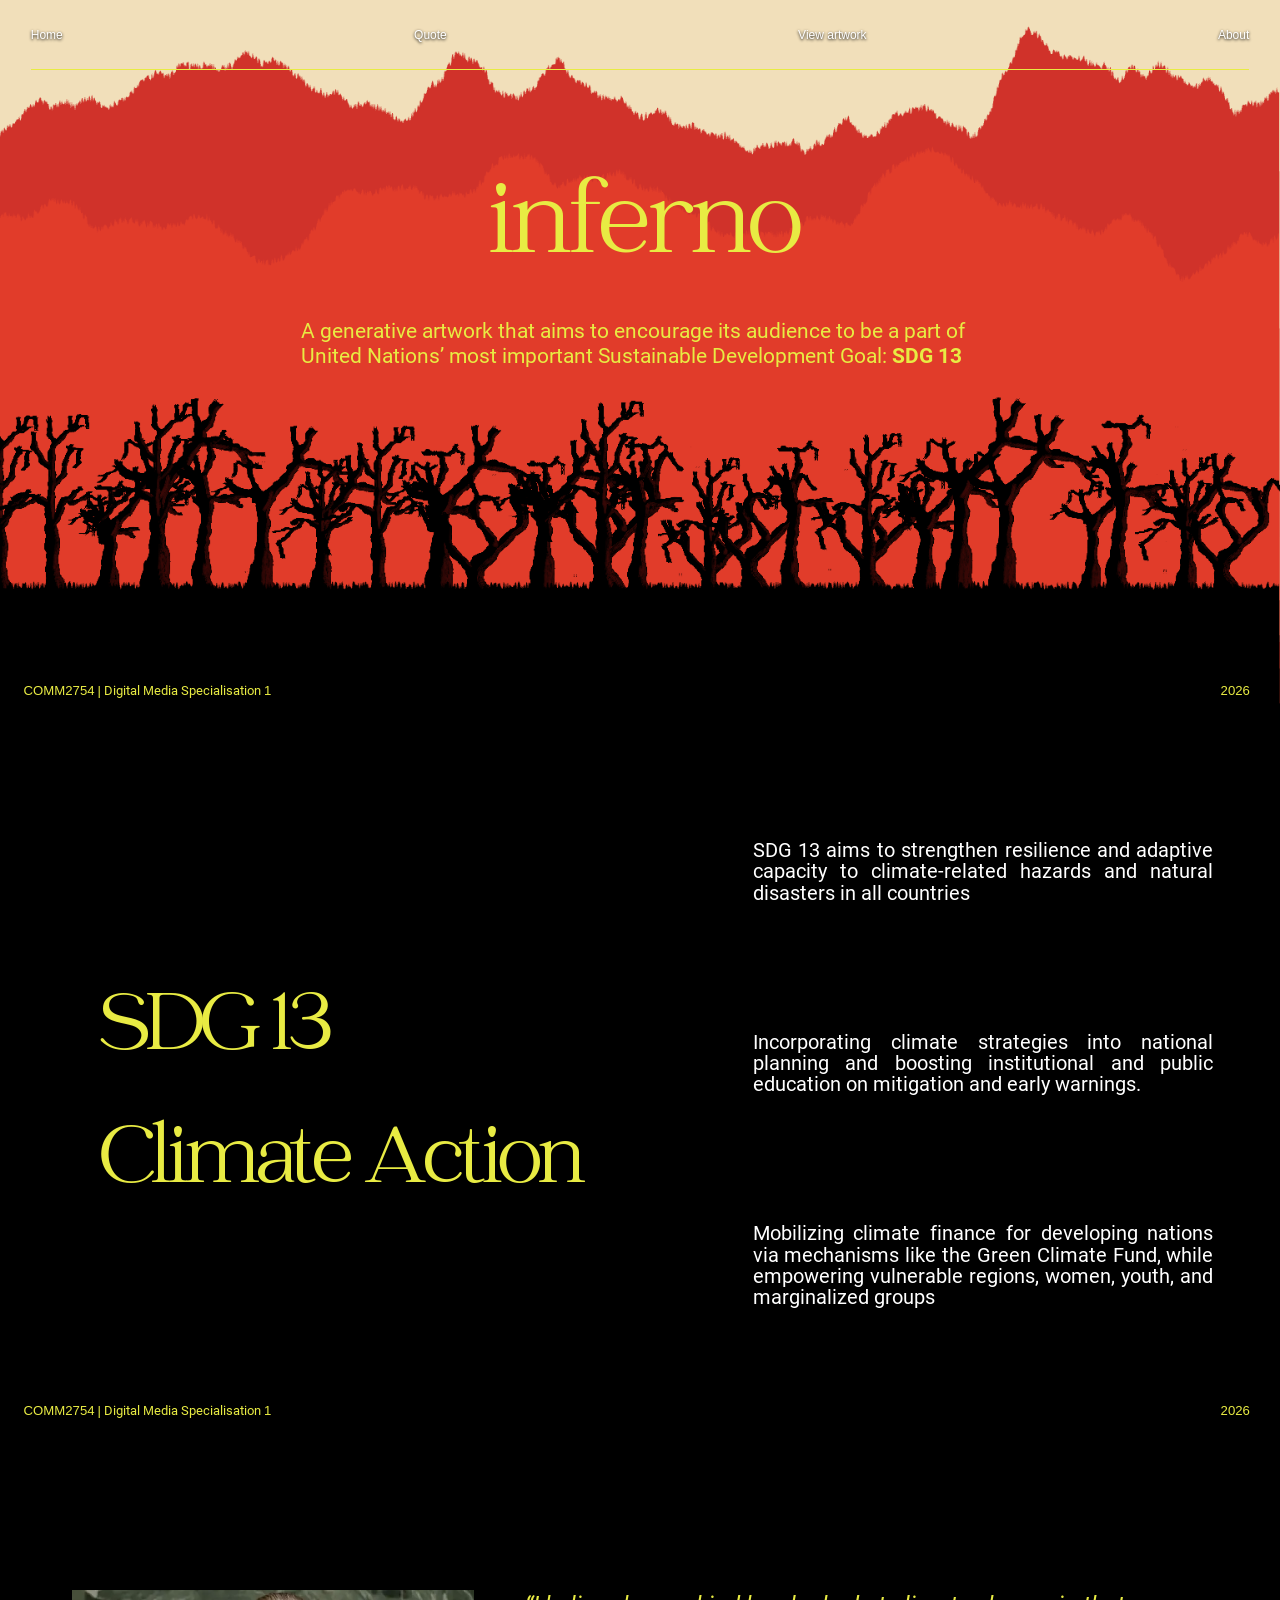
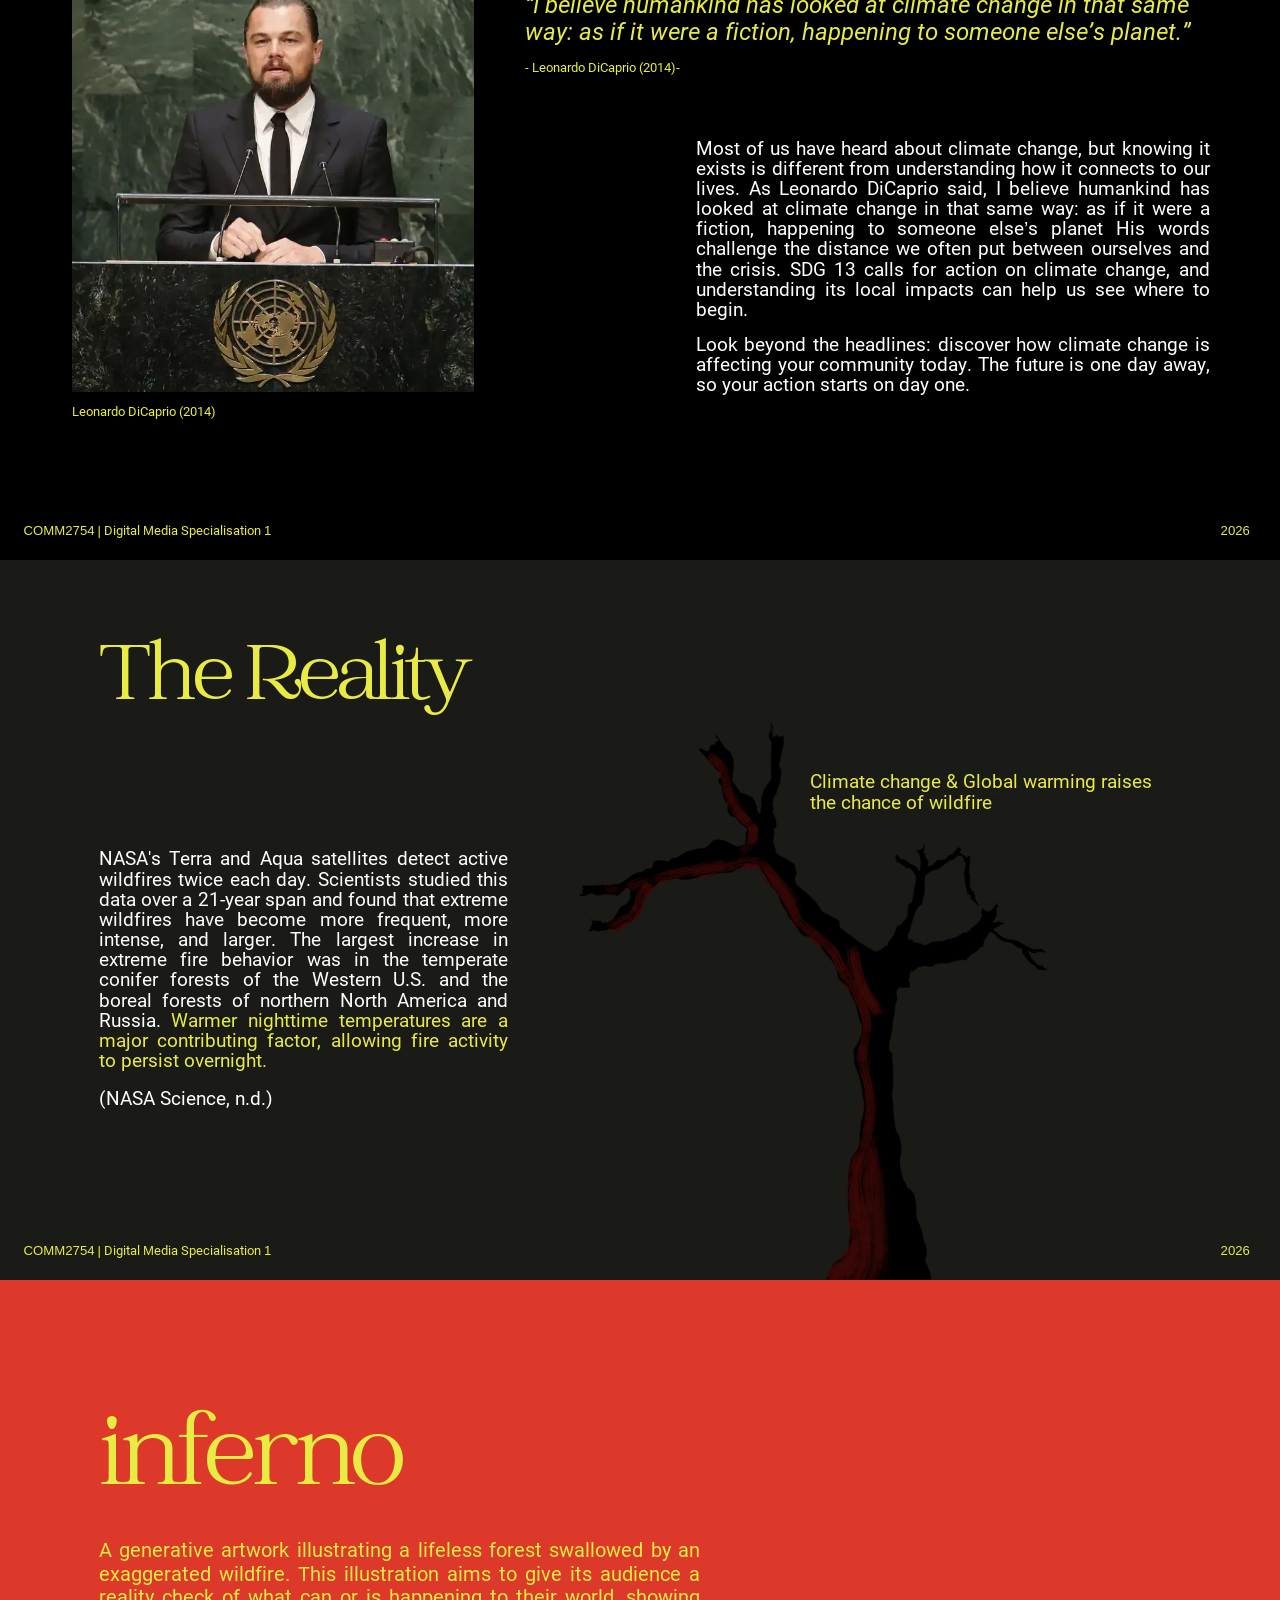
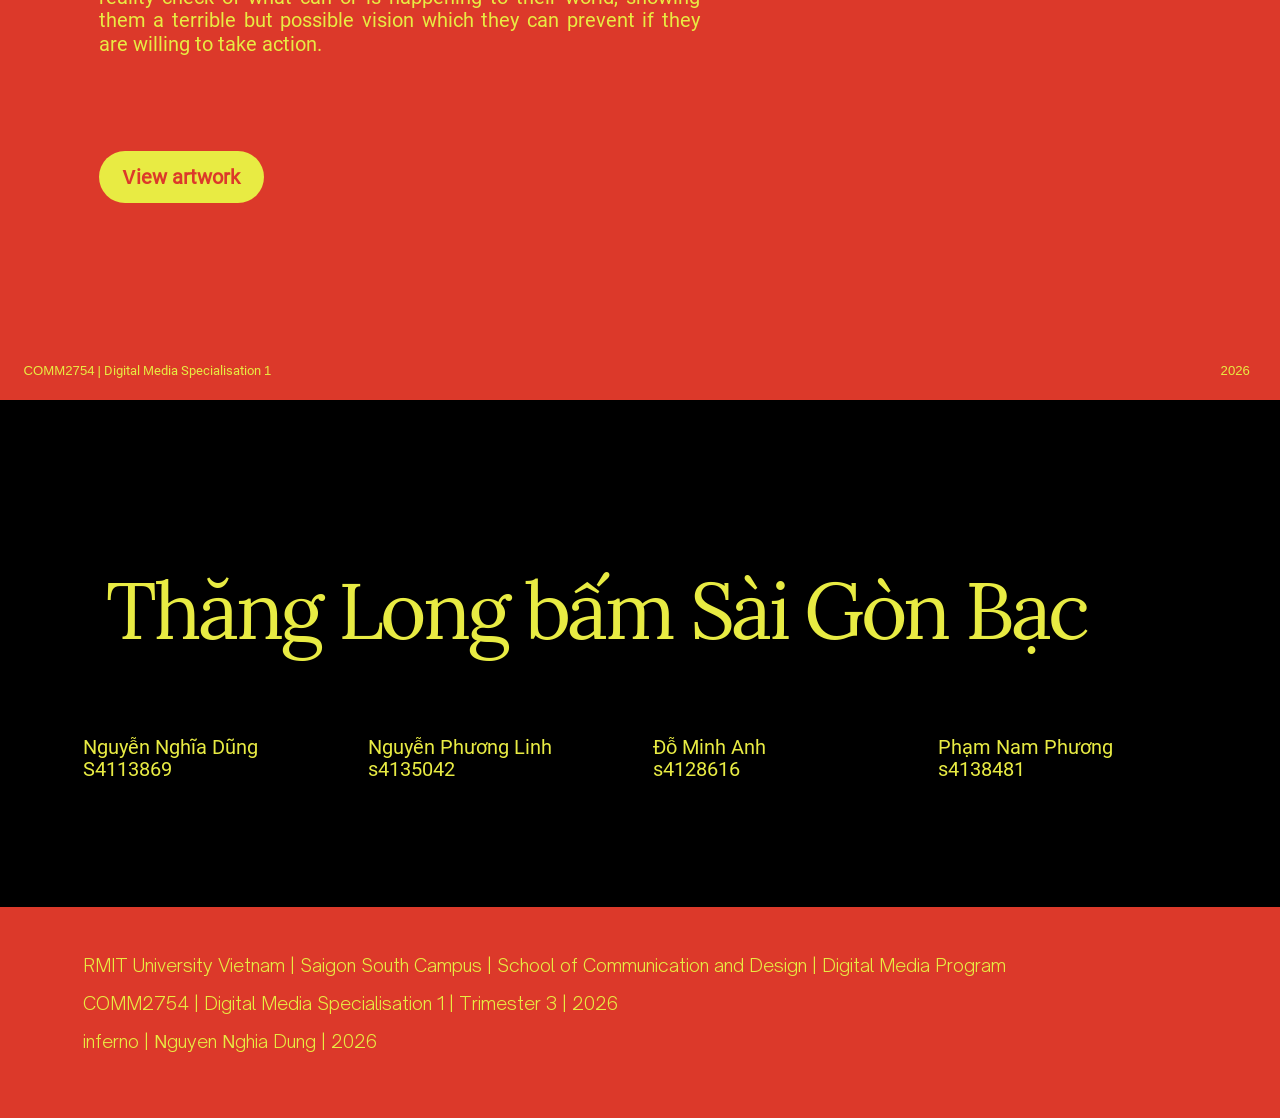
<file: index.html>
<!doctype html>
<html lang="en">
  <head>
    <meta charset="UTF-8" />
    <meta name="viewport" content="width=device-width, initial-scale=1.0" />
    <meta name="theme-color" content="#000000" />
    <meta name="description" content="Inferno: a generative artwork about SDG 13, climate action, and the reality of wildfire." />
    <title>inferno — SDG 13 Climate Action</title>
    <link rel="stylesheet" href="styles.css" />
  </head>
  <body>
    <header class="site-nav">
      <nav aria-label="Primary navigation">
        <a href="#home">Home</a>
        <a href="#quote">Quote</a>
        <a href="#artwork">View artwork</a>
        <a href="#about">About</a>
      </nav>
    </header>
    <main>
      <section class="panel hero" id="home" aria-labelledby="hero-title">
        <div class="hero-copy">
          <h1 id="hero-title">inferno</h1>
          <p>A generative artwork that aims to encourage its audience to be a part of<br class="desktop-break" /> United Nations’ most important Sustainable Development Goal: <strong>SDG 13</strong></p>
        </div>
        <div class="panel-meta"><span>COMM2754 | Digital Media Specialisation 1</span><span>2026</span></div>
      </section>

      <section class="panel climate" aria-labelledby="climate-title">
        <h2 id="climate-title">SDG 13<br />Climate Action</h2>
        <div class="climate-points">
          <p>SDG 13 aims to strengthen resilience and adaptive capacity to climate-related hazards and natural disasters in all countries</p>
          <p>Incorporating climate strategies into national planning and boosting institutional and public education on mitigation and early warnings.</p>
          <p>Mobilizing climate finance for developing nations via mechanisms like the Green Climate Fund, while empowering vulnerable regions, women, youth, and marginalized groups</p>
        </div>
        <div class="panel-meta"><span>COMM2754 | Digital Media Specialisation 1</span><span>2026</span></div>
      </section>

      <section class="panel voice" id="quote" aria-labelledby="voice-quote">
        <figure class="portrait">
          <img src="assets/leonardo-dicaprio.webp" alt="Leonardo DiCaprio speaking at the United Nations" />
          <figcaption>Leonardo DiCaprio (2014)</figcaption>
        </figure>
        <div class="voice-content">
          <blockquote id="voice-quote">“I believe humankind has looked at climate change in that same way: as if it were a fiction, happening to someone else’s planet.”</blockquote>
          <p class="attribution">- Leonardo DiCaprio (2014)-</p>
          <div class="voice-body">
            <p>Most of us have heard about climate change, but knowing it exists is different from understanding how it connects to our lives. As Leonardo DiCaprio said, I believe humankind has looked at climate change in that same way: as if it were a fiction, happening to someone else’s planet His words challenge the distance we often put between ourselves and the crisis. SDG 13 calls for action on climate change, and understanding its local impacts can help us see where to begin.</p>
            <p>Look beyond the headlines: discover how climate change is affecting your community today. The future is one day away, so your action starts on day one.</p>
          </div>
        </div>
        <div class="panel-meta"><span>COMM2754 | Digital Media Specialisation 1</span><span>2026</span></div>
      </section>

      <section class="panel reality" aria-labelledby="reality-title">
        <h2 id="reality-title">The Reality</h2>
        <div class="reality-copy">
          <p>NASA's Terra and Aqua satellites detect active wildfires twice each day. Scientists studied this data over a 21-year span and found that extreme wildfires have become more frequent, more intense, and larger. The largest increase in extreme fire behavior was in the temperate conifer forests of the Western U.S. and the boreal forests of northern North America and Russia. <span>Warmer nighttime temperatures are a major contributing factor, allowing fire activity to persist overnight.</span></p>
          <p>(NASA Science, n.d.)</p>
        </div>
        <img class="dead-tree" src="assets/tree02.png" alt="A scorched, leafless tree" />
        <p class="reality-callout">Climate change &amp; Global warming raises<br /> the chance of wildfire</p>
        <div class="panel-meta"><span>COMM2754 | Digital Media Specialisation 1</span><span>2026</span></div>
      </section>

      <section class="panel artwork" id="artwork" aria-labelledby="artwork-title">
        <h2 id="artwork-title">inferno</h2>
        <p>A generative artwork illustrating a lifeless forest swallowed by an exaggerated wildfire. This illustration aims to give its audience a reality check of what can or is happening to their world, showing them a terrible but possible vision which they can prevent if they are willing to take action.</p>
        <a class="artwork-button" href="artwork/index.html">View artwork</a>
        <div class="panel-meta"><span>COMM2754 | Digital Media Specialisation 1</span><span>2026</span></div>
      </section>

      <section class="team" id="about" aria-labelledby="team-title">
        <h2 id="team-title" lang="vi">Thăng Long bấm Sài Gòn Bạc</h2>
        <div class="team-members">
          <p>Nguyễn Nghĩa Dũng<br />S4113869</p>
          <p>Nguyễn Phương Linh<br />s4135042</p>
          <p>Đỗ Minh Anh<br />s4128616</p>
          <p>Phạm Nam Phương<br />s4138481</p>
        </div>
      </section>
    </main>

    <footer class="site-footer">
      <p>RMIT University Vietnam | Saigon South Campus | School of Communication and Design | Digital Media Program</p>
      <p>COMM2754 | Digital Media Specialisation 1 | Trimester 3 | 2026</p>
      <p>inferno | Nguyen Nghia Dung | 2026</p>
    </footer>
    <script>
      (() => {
        const root = document.documentElement;
        let hideTimer;
        const showScrollbar = () => {
          root.classList.add('is-scrolling');
          clearTimeout(hideTimer);
          hideTimer = setTimeout(() => root.classList.remove('is-scrolling'), 900);
        };
        window.addEventListener('scroll', showScrollbar, { passive: true });
        window.addEventListener('wheel', showScrollbar, { passive: true });
        window.addEventListener('touchmove', showScrollbar, { passive: true });
      })();
    </script>
  </body>
</html>
</file>
<file: styles.css>
@font-face{font-family:CatchyHero;src:url('assets/fonts/256.ttf') format('truetype');font-display:swap}
@font-face{font-family:CatchyClimate;src:url('assets/fonts/260.ttf') format('truetype');font-display:swap}
@font-face{font-family:CatchyReality;src:url('assets/fonts/267.ttf') format('truetype');font-display:swap}
@font-face{font-family:CatchyArtwork;src:url('assets/fonts/270.ttf') format('truetype');font-display:swap}
@font-face{font-family:LoraTeam;src:url('assets/fonts/273.ttf') format('truetype');font-display:swap}
@font-face{font-family:OpenSauceFooter;src:url('assets/fonts/275.ttf') format('truetype');font-display:swap}
@font-face{font-family:RobotoHero;src:url('assets/fonts/258.ttf') format('truetype');font-display:swap}
@font-face{font-family:RobotoHeroBold;src:url('assets/fonts/259.ttf') format('truetype');font-display:swap}
@font-face{font-family:RobotoClimate;src:url('assets/fonts/261.ttf') format('truetype');font-display:swap}
@font-face{font-family:RobotoVoice;src:url('assets/fonts/264.ttf') format('truetype');font-display:swap}
@font-face{font-family:RobotoVoiceItalic;src:url('assets/fonts/265.ttf') format('truetype');font-display:swap}
@font-face{font-family:RobotoReality;src:url('assets/fonts/268.ttf') format('truetype');font-display:swap}
@font-face{font-family:RobotoArtwork;src:url('assets/fonts/271.ttf') format('truetype');font-display:swap}
@font-face{font-family:RobotoTeam;src:url('assets/fonts/274.ttf') format('truetype');font-display:swap}

:root{--acid:#e8eb43;--fire:#dc392a;--black:#000;--charcoal:#1a1a16}
*{box-sizing:border-box}
html{scroll-behavior:smooth;scrollbar-width:thin;scrollbar-color:transparent transparent}
html.is-scrolling{scrollbar-color:var(--acid) transparent}
html::-webkit-scrollbar{width:8px}
html::-webkit-scrollbar-track{background:transparent}
html::-webkit-scrollbar-thumb{background:transparent;border-radius:8px}
html.is-scrolling::-webkit-scrollbar-thumb,html::-webkit-scrollbar-thumb:active{background:var(--acid)}
body{margin:0;background:var(--black);color:white}
.site-nav{position:fixed;top:0;left:2.4%;right:2.4%;z-index:20;background:transparent}
.site-nav nav{min-height:70px;display:flex;align-items:center;justify-content:space-between;gap:16px;border-bottom:1px solid var(--acid)}
.site-nav a{color:#fff;font:clamp(12px,.75vw,14px) Arial,sans-serif;text-decoration:none;text-shadow:0 1px 3px #000;white-space:nowrap}
.site-nav a:hover,.site-nav a:focus-visible{text-decoration:underline;text-underline-offset:.3em}
.site-nav a:focus-visible{outline:2px solid var(--acid);outline-offset:5px}
.panel,.team{scroll-margin-top:70px}
.panel{position:relative;width:100%;height:56.25vw;overflow:hidden}
h1,h2,p,blockquote,figure{margin:0}
.panel-meta{position:absolute;left:1.84%;right:2.35%;bottom:3.1%;display:flex;align-items:end;justify-content:space-between;color:var(--acid);font:1.03vw RobotoHero,Arial,sans-serif;z-index:4}
.hero{background:#e23929 url('assets/inferno-landscape.png') center top/100% 100% no-repeat;color:var(--acid)}
.hero-copy{position:absolute;left:23.5%;top:24.7%;width:53.5%}
.hero h1{text-align:center;font:8.5vw/.9 CatchyHero,Georgia,serif;font-weight:normal;letter-spacing:-.045em}
.hero p{margin-top:3.4vw;font:1.64vw/1.19 RobotoHero,Arial,sans-serif}
.hero strong{font-family:RobotoHeroBold,Arial,sans-serif;font-weight:700}
.climate{background:#000}
.climate h2{position:absolute;left:7.7%;top:33.8%;color:var(--acid);font:6.8vw/1.52 CatchyClimate,Georgia,serif;font-weight:normal;letter-spacing:-.055em}
.climate-points{position:absolute;left:58.8%;top:16.7%;width:36%;height:65%;display:flex;flex-direction:column;justify-content:space-between;font:1.55vw/1.07 RobotoClimate,Arial,sans-serif;text-align:justify}
.climate-points p:last-child{margin-bottom:0}
.voice{background:#000}
.portrait{position:absolute;left:5.65%;top:20.9%;width:31.4%}
.portrait img{display:block;width:100%;aspect-ratio:1/1;object-fit:cover;object-position:center}
.portrait figcaption{margin-top:.9vw;color:var(--acid);font:1vw RobotoVoice,Arial,sans-serif}
.voice-content{position:absolute;left:41%;top:21%;width:53.5%}
.voice blockquote{color:var(--acid);font:italic 1.9vw/1.12 RobotoVoiceItalic,Arial,sans-serif}
.attribution{margin-top:1.1vw;color:var(--acid);font:1vw RobotoVoice,Arial,sans-serif}
.voice-body{margin:5vw 0 0 25%;font:1.5vw/1.05 RobotoVoice,Arial,sans-serif;text-align:justify}
.voice-body p+p{margin-top:1.15vw}
.reality{background:var(--charcoal)}
.reality h2{position:absolute;left:7.7%;top:10.5%;color:var(--acid);font:6.75vw/1 CatchyReality,Georgia,serif;font-weight:normal;letter-spacing:-.05em}
.reality-copy{position:absolute;left:7.7%;top:40.2%;width:32%;font:1.5vw/1.05 RobotoReality,Arial,sans-serif;text-align:justify;z-index:2}
.reality-copy span{color:var(--acid)}
.reality-copy p+p{margin-top:1.4vw}
.dead-tree{position:absolute;left:29.2%;top:15.6%;width:68.3%;height:auto;transform:scaleX(-1);z-index:1}
.reality-callout{position:absolute;left:63.3%;top:29.5%;color:var(--acid);font:1.5vw/1.05 RobotoReality,Arial,sans-serif;z-index:2}
.artwork{background:var(--fire);color:var(--acid)}
.artwork h2{position:absolute;left:7.7%;top:17.5%;font:8.4vw/1 CatchyArtwork,Georgia,serif;font-weight:normal;letter-spacing:-.05em}
.artwork>p{position:absolute;left:7.7%;top:36%;width:47%;font:1.56vw/1.17 RobotoArtwork,Arial,sans-serif;text-align:justify}
.artwork-button{position:absolute;left:7.7%;top:65.4%;min-width:12.9%;height:7.3%;padding:0 1.2vw;display:inline-flex;align-items:center;justify-content:center;border:0;border-radius:10vw;background:var(--acid);color:var(--fire);font:700 1.55vw RobotoArtwork,Arial,sans-serif;text-decoration:none}
.artwork-button:hover,.artwork-button:focus-visible{filter:brightness(1.08)}
.artwork-button:focus-visible{outline:2px solid #000;outline-offset:4px}
.team{position:relative;height:39.6vw;background:#000;color:var(--acid);overflow:hidden}
.team h2{position:absolute;left:8.3%;top:33.7%;font:6.2vw/1 LoraTeam,Georgia,serif;font-weight:normal;white-space:nowrap;letter-spacing:-.045em}
.team-members{position:absolute;left:6.5%;right:7%;top:66.3%;display:grid;grid-template-columns:repeat(4,1fr);gap:2.5vw;font:1.58vw/1.1 RobotoTeam,Arial,sans-serif}
.site-footer{min-height:16.5vw;padding:3.6vw 6.5%;background:var(--fire);color:var(--acid);font:1.42vw/1.4 OpenSauceFooter,Arial,sans-serif}
.site-footer p+p{margin-top:1vw}

@media(max-width:700px){
  .site-nav{left:4%;right:4%}
  .site-nav nav{min-height:52px;gap:2vw}
  .site-nav a{font-size:clamp(10px,2.6vw,13px)}
  .panel,.team{scroll-margin-top:52px}
  .panel{height:auto;min-height:100svh;overflow:hidden}
  .panel-meta{left:5%;right:5%;bottom:3%;font-size:2.8vw}
  .hero{min-height:100svh;background-size:auto 100%;background-position:center top}
  .hero-copy{left:8%;top:27%;width:84%;text-align:center}
  .hero h1{font-size:20vw}
  .hero p{margin-top:8vw;font-size:4vw;line-height:1.25;text-align:left}
  .desktop-break{display:none}
  .climate{padding:18vw 8% 22vw}
  .climate h2,.climate-points,.portrait,.voice-content,.reality h2,.reality-copy,.dead-tree,.reality-callout,.artwork h2,.artwork>p,.artwork-button{position:relative;left:auto;top:auto;width:auto;height:auto}
  .climate h2{font-size:15vw;line-height:1.15}
  .climate-points{margin-top:12vw;display:block;font-size:4.2vw;line-height:1.2}
  .climate-points p+p{margin-top:7vw}
  .voice{padding:15vw 8% 22vw}
  .portrait{width:72%}
  .portrait figcaption{font-size:3vw;margin-top:2vw}
  .voice-content{margin-top:9vw}
  .voice blockquote{font-size:5vw}
  .attribution{font-size:3vw;margin-top:3vw}
  .voice-body{margin:9vw 0 0;font-size:4vw;line-height:1.25}
  .voice-body p+p{margin-top:5vw}
  .reality{padding:13vw 8% 22vw;min-height:135svh}
  .reality h2{font-size:15vw}
  .reality-copy{margin-top:12vw;width:75%;font-size:4vw;line-height:1.2}
  .reality-copy p+p{margin-top:5vw}
  .dead-tree{position:absolute;left:24%;top:32%;width:110%;height:auto;opacity:.8}
  .reality-callout{margin-top:8vw;font-size:4vw;position:relative;z-index:3}
  .artwork{padding:17vw 8% 24vw}
  .artwork h2{font-size:20vw}
  .artwork>p{margin-top:10vw;font-size:4.2vw;line-height:1.25;text-align:left}
  .artwork-button{display:inline-flex;margin-top:14vw;min-height:12vw;padding:0 5vw;font-size:4vw}
  .team{height:auto;min-height:68svh;padding:17vw 8%}
  .team h2{position:relative;left:auto;top:auto;font-size:12vw;white-space:normal;line-height:1.05}
  .team-members{position:relative;left:auto;right:auto;top:auto;grid-template-columns:repeat(2,1fr);gap:7vw;margin-top:12vw;font-size:4vw}
  .site-footer{min-height:35svh;padding:9vw 8%;font-size:3.5vw}
  .site-footer p+p{margin-top:4vw}
}
</file>
